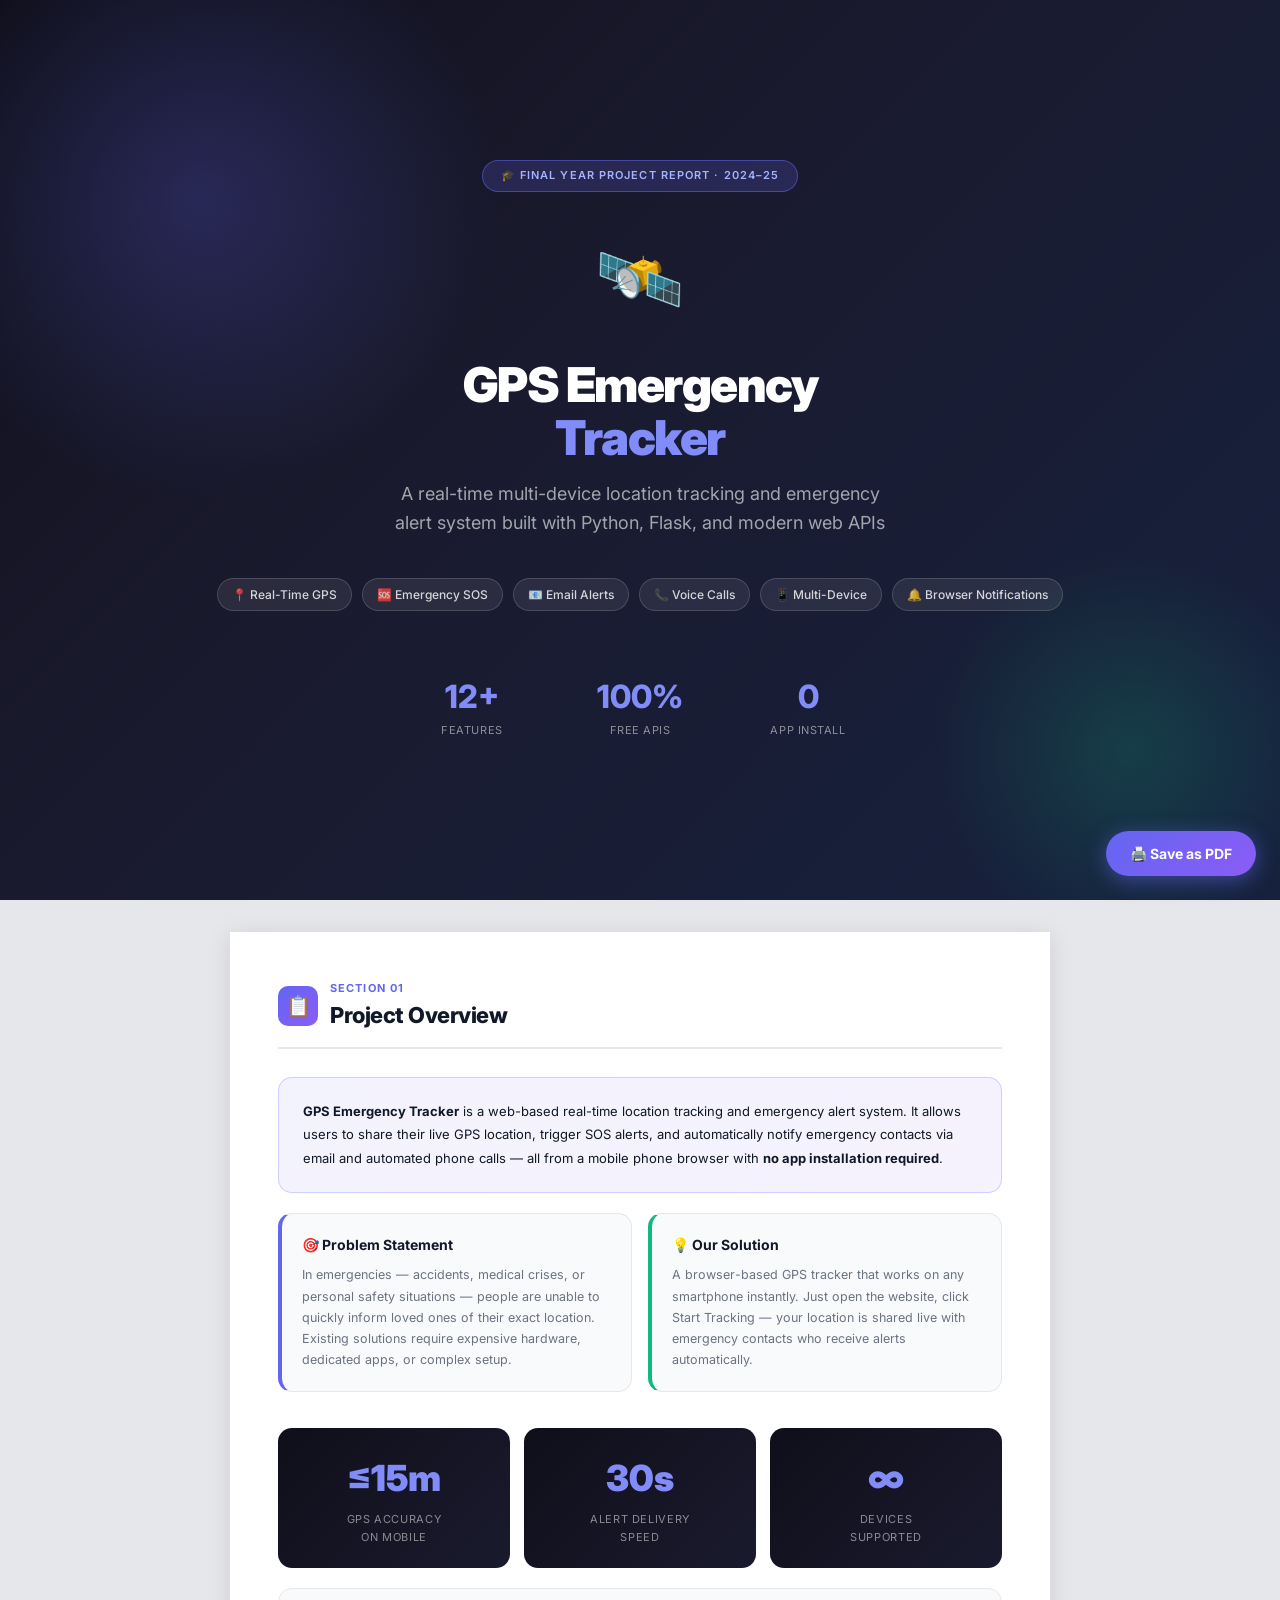
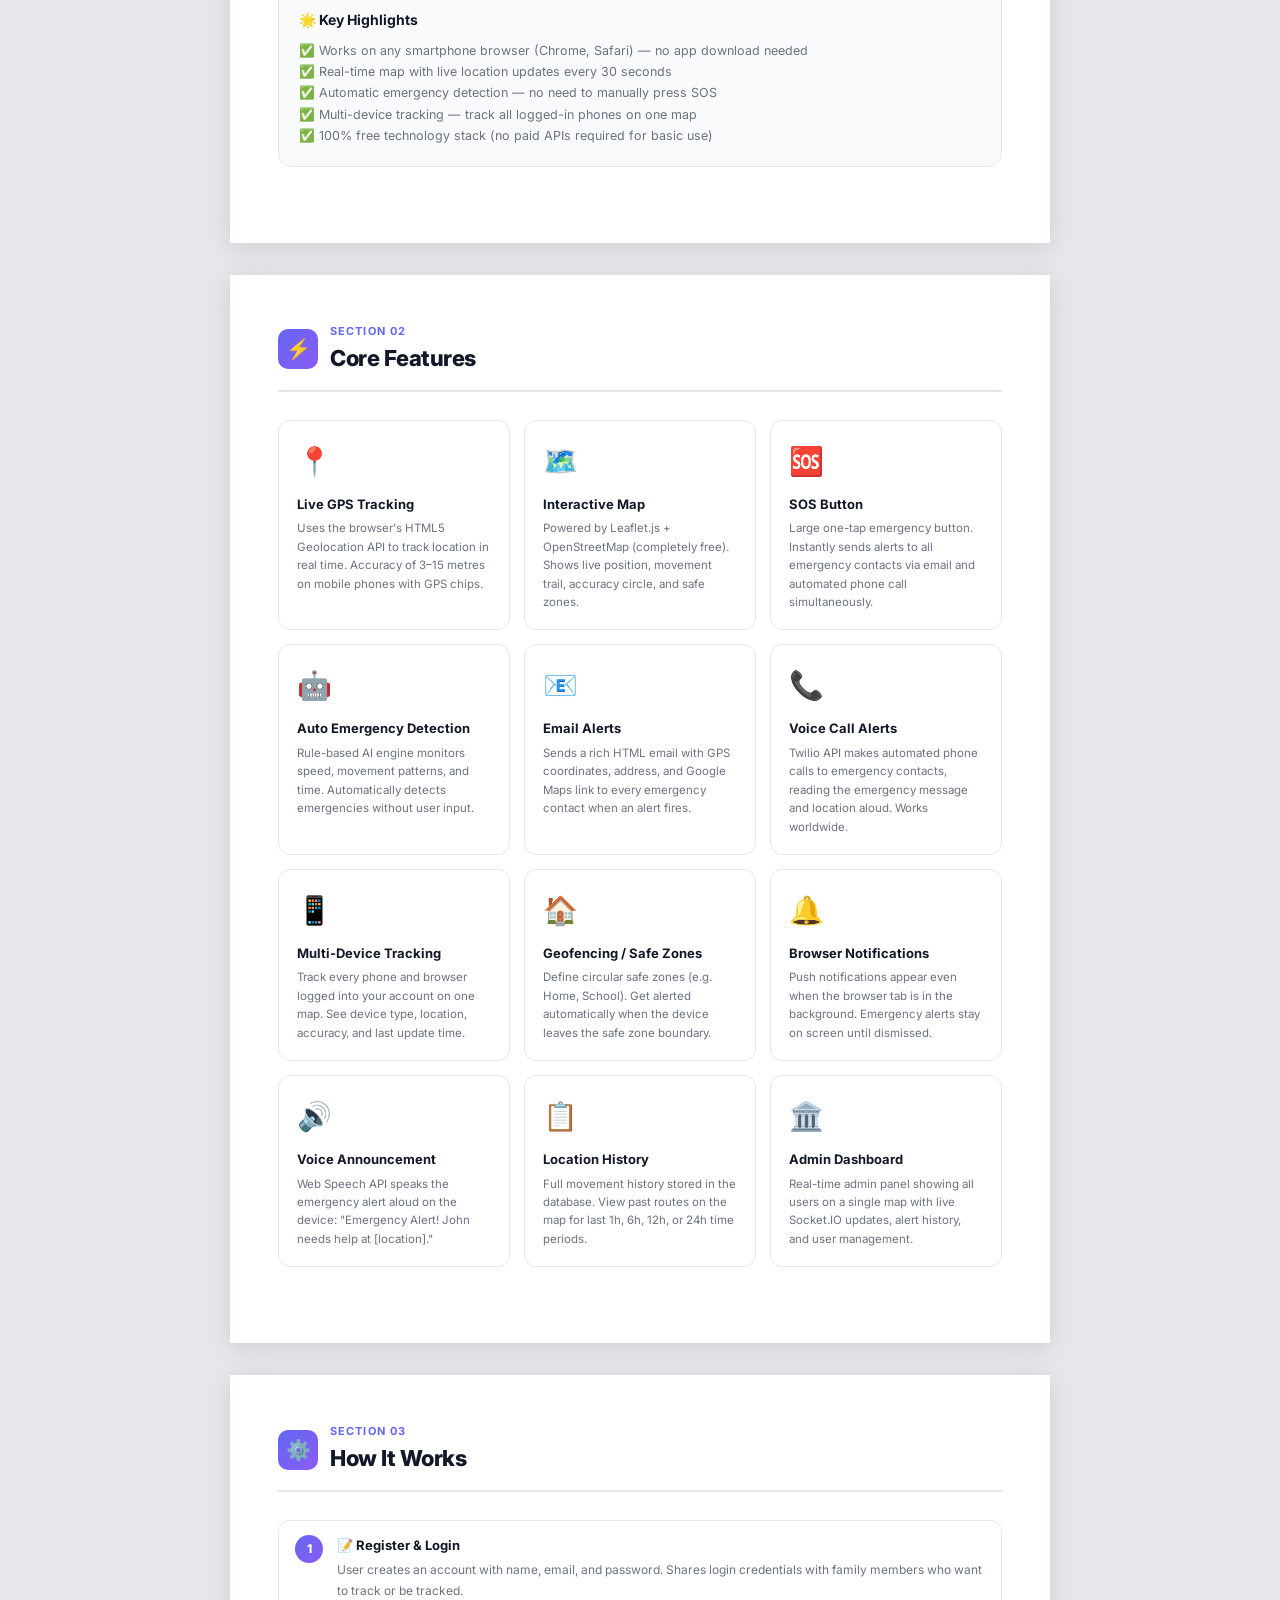
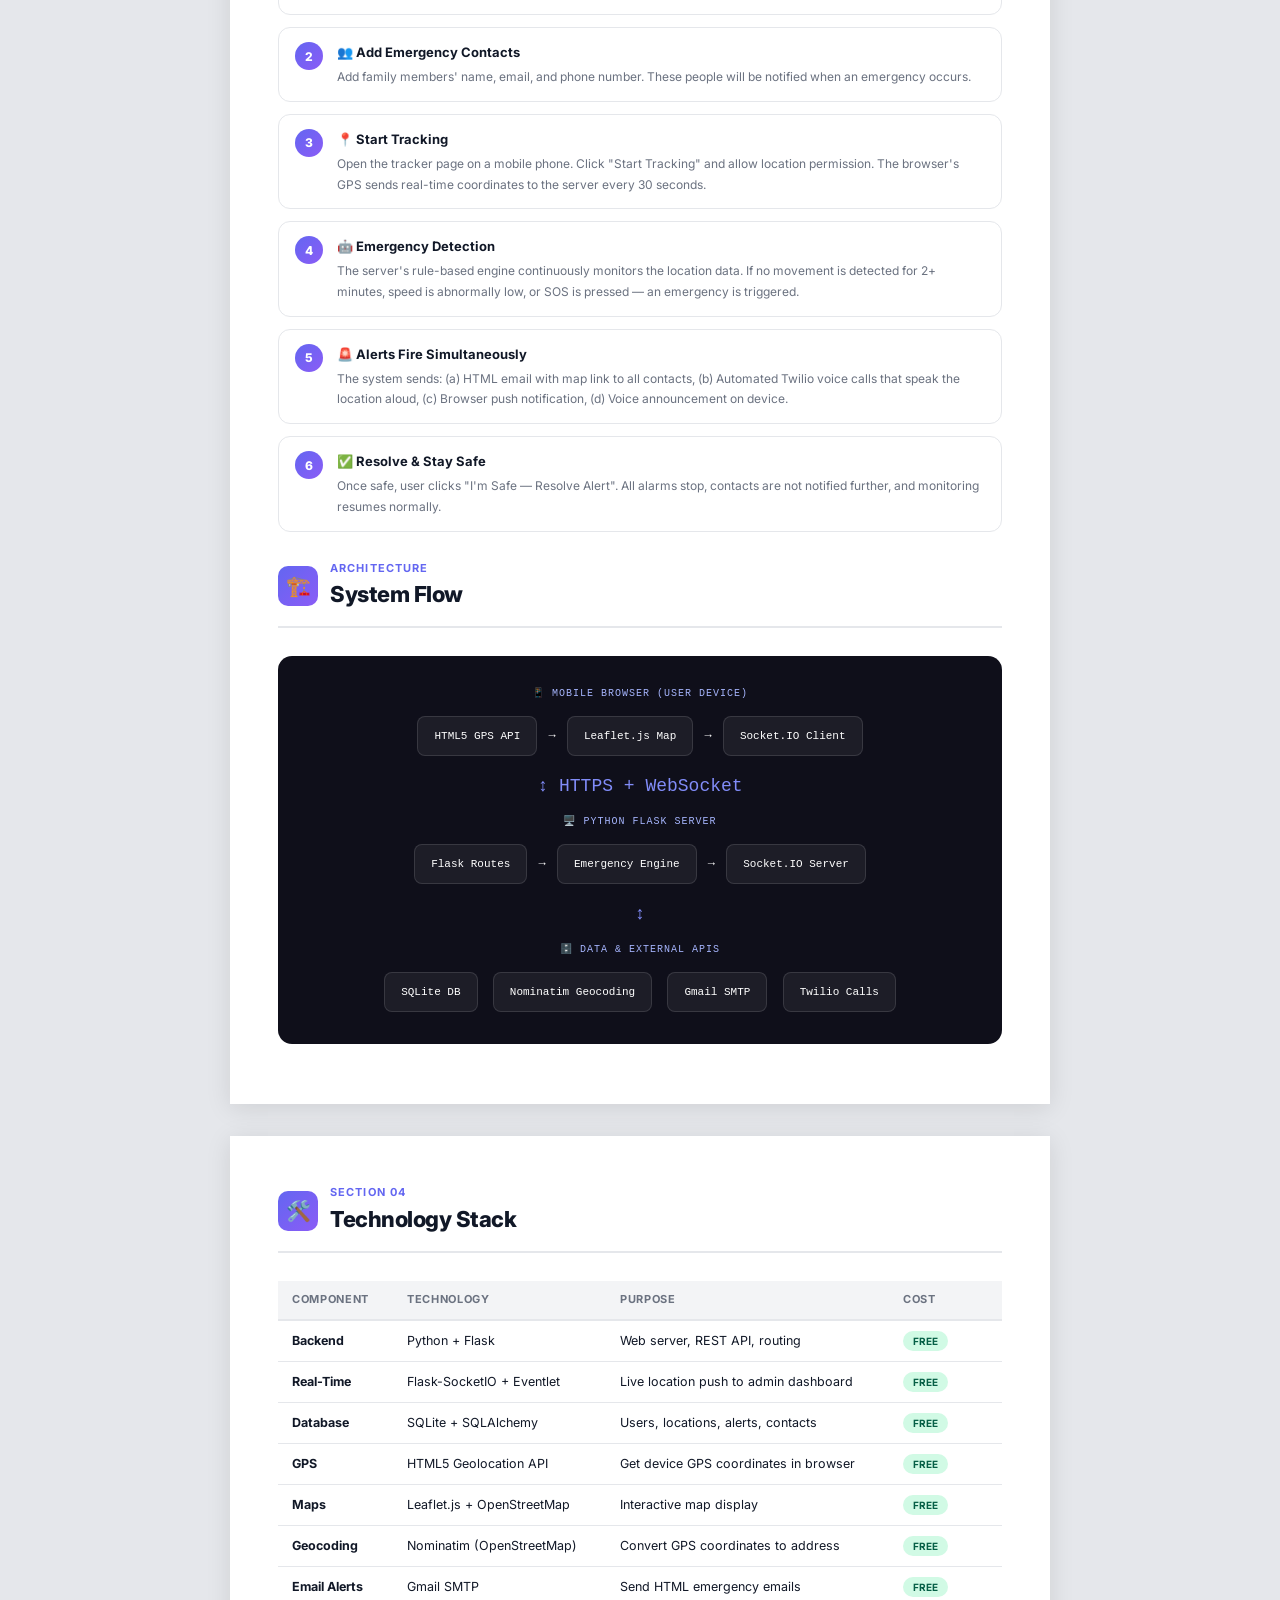
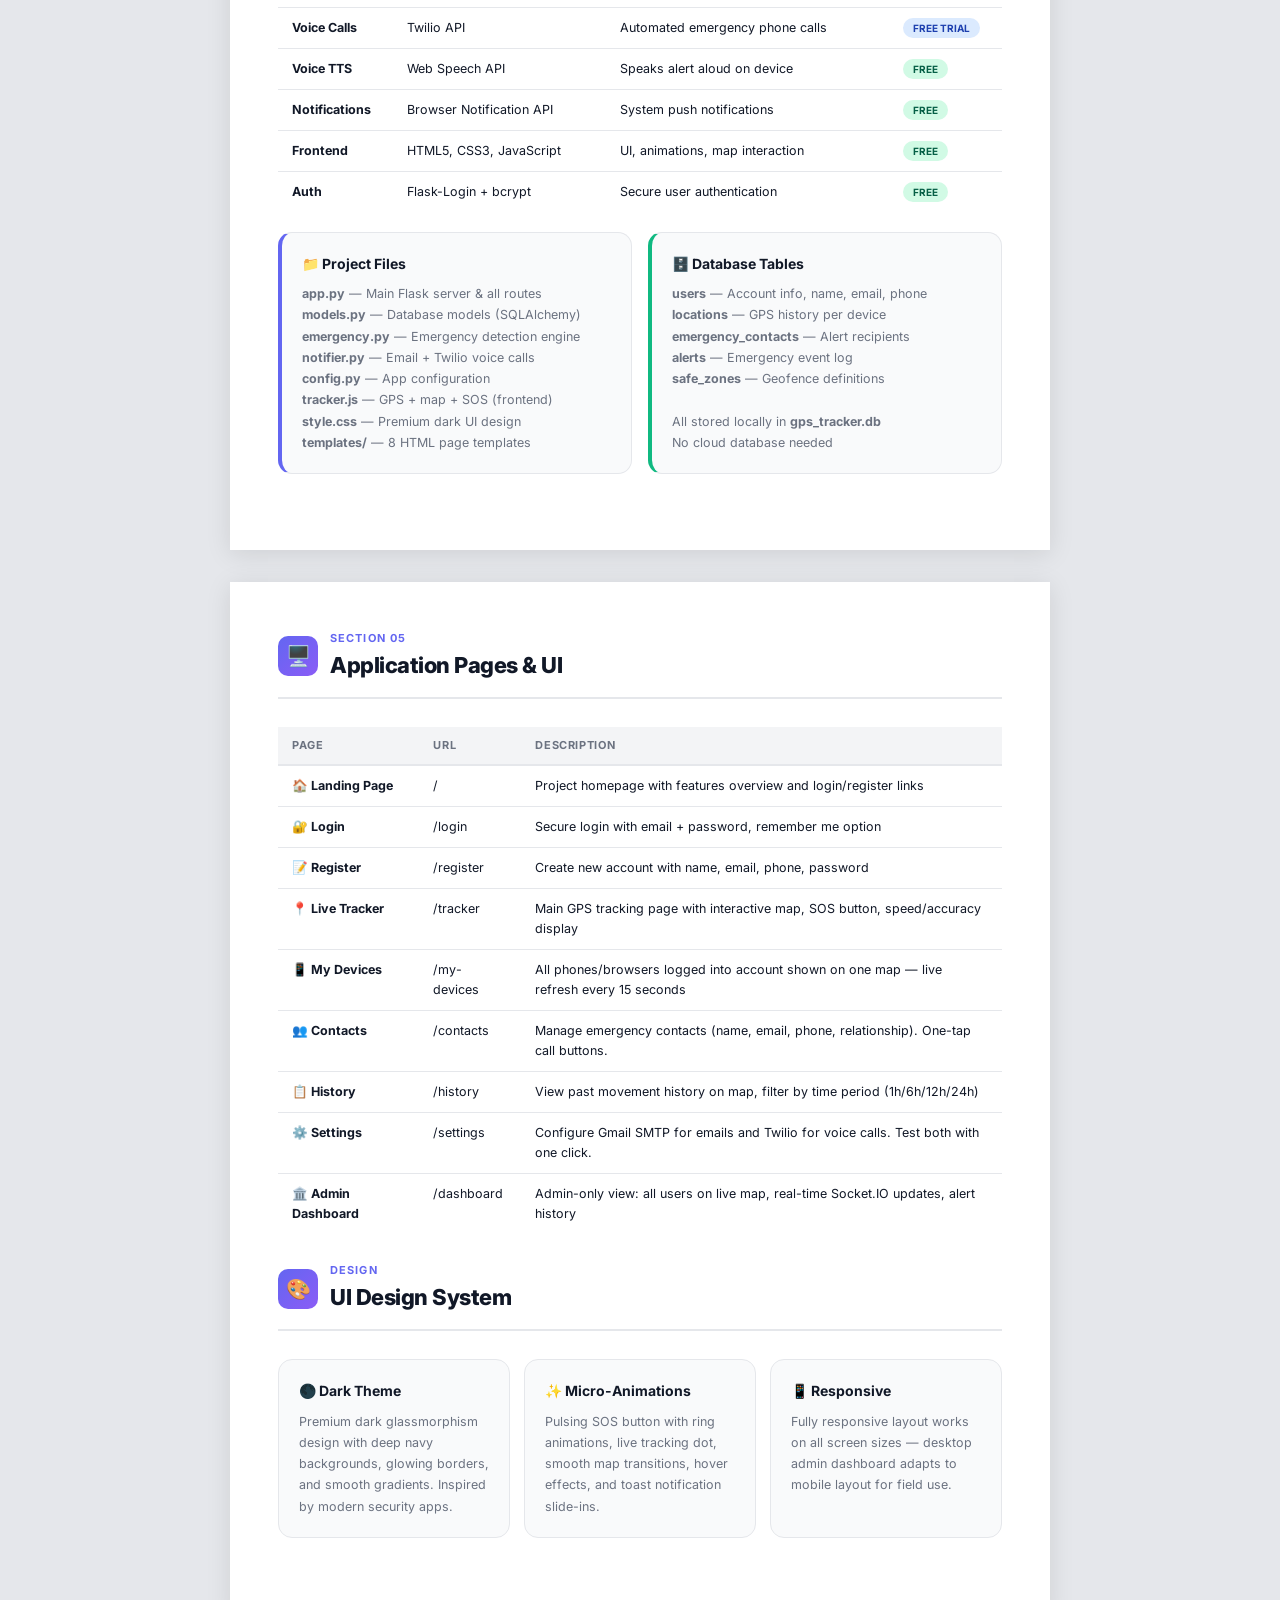
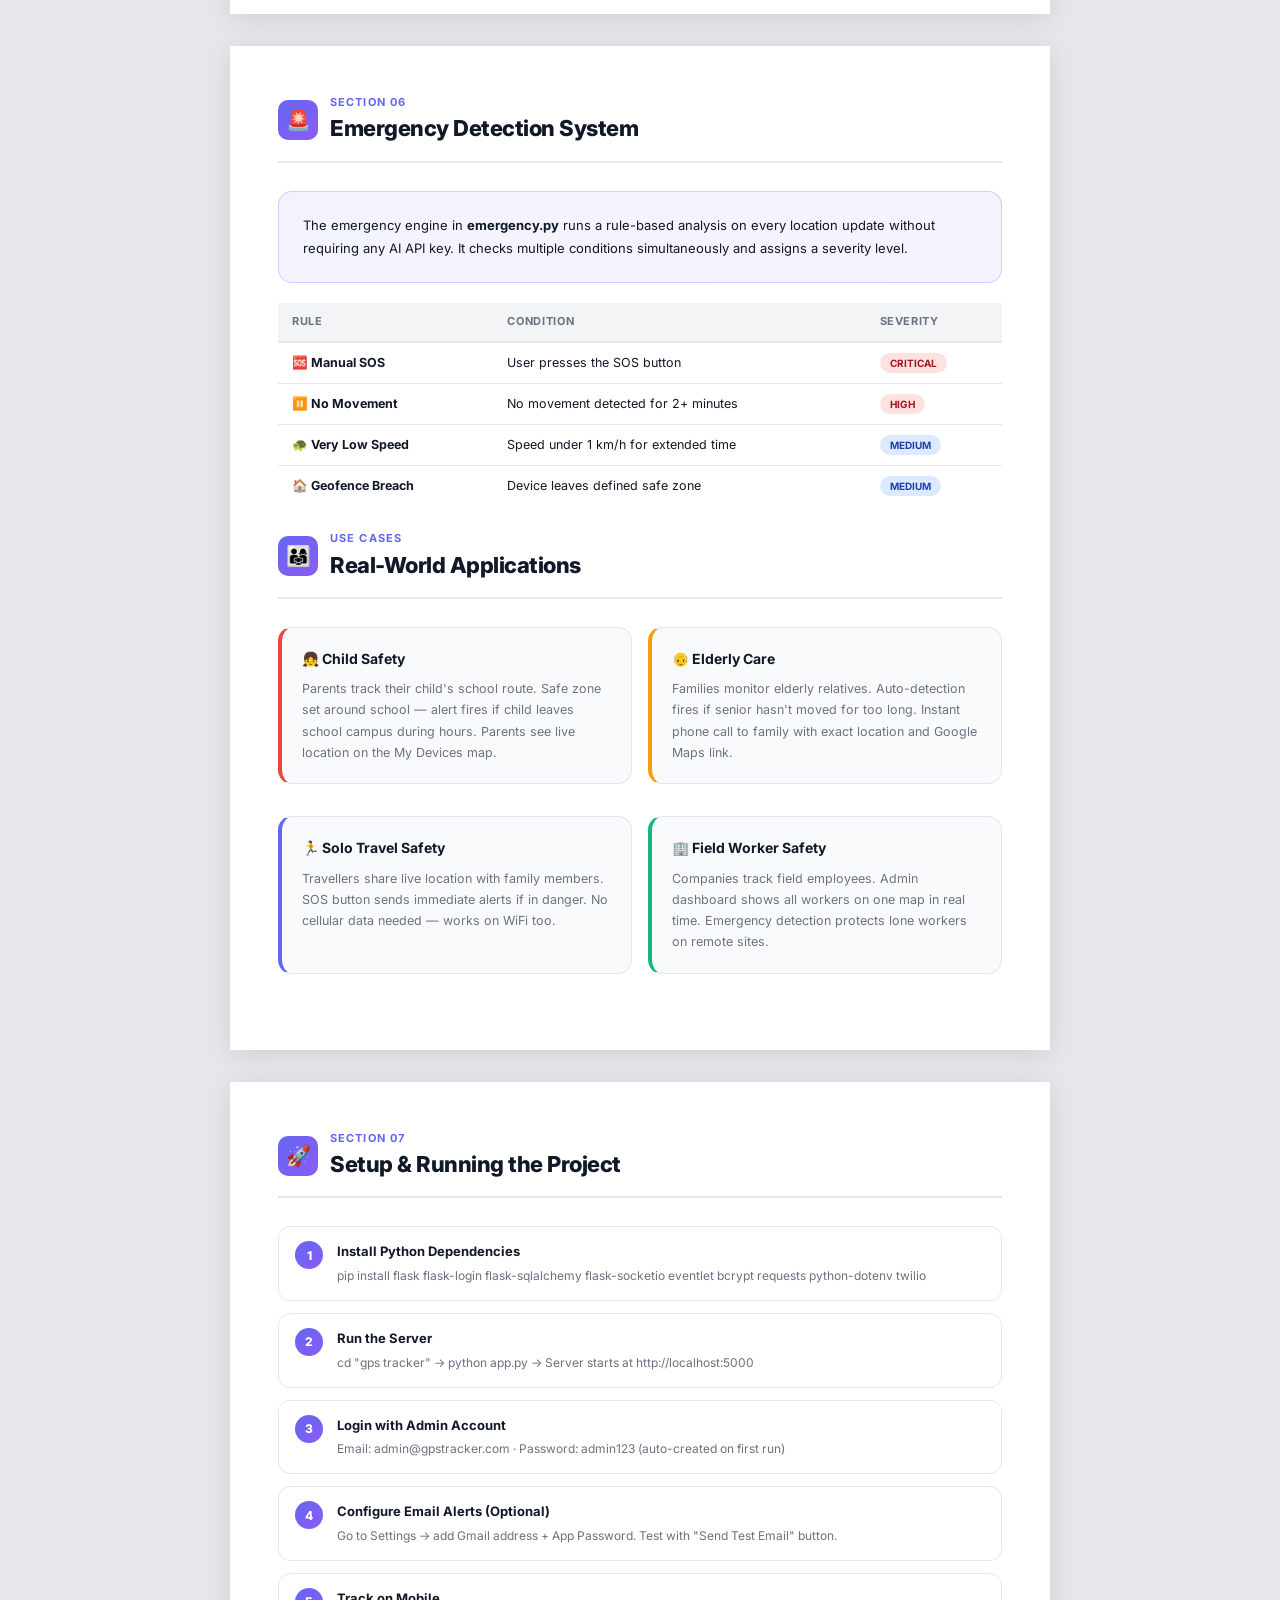
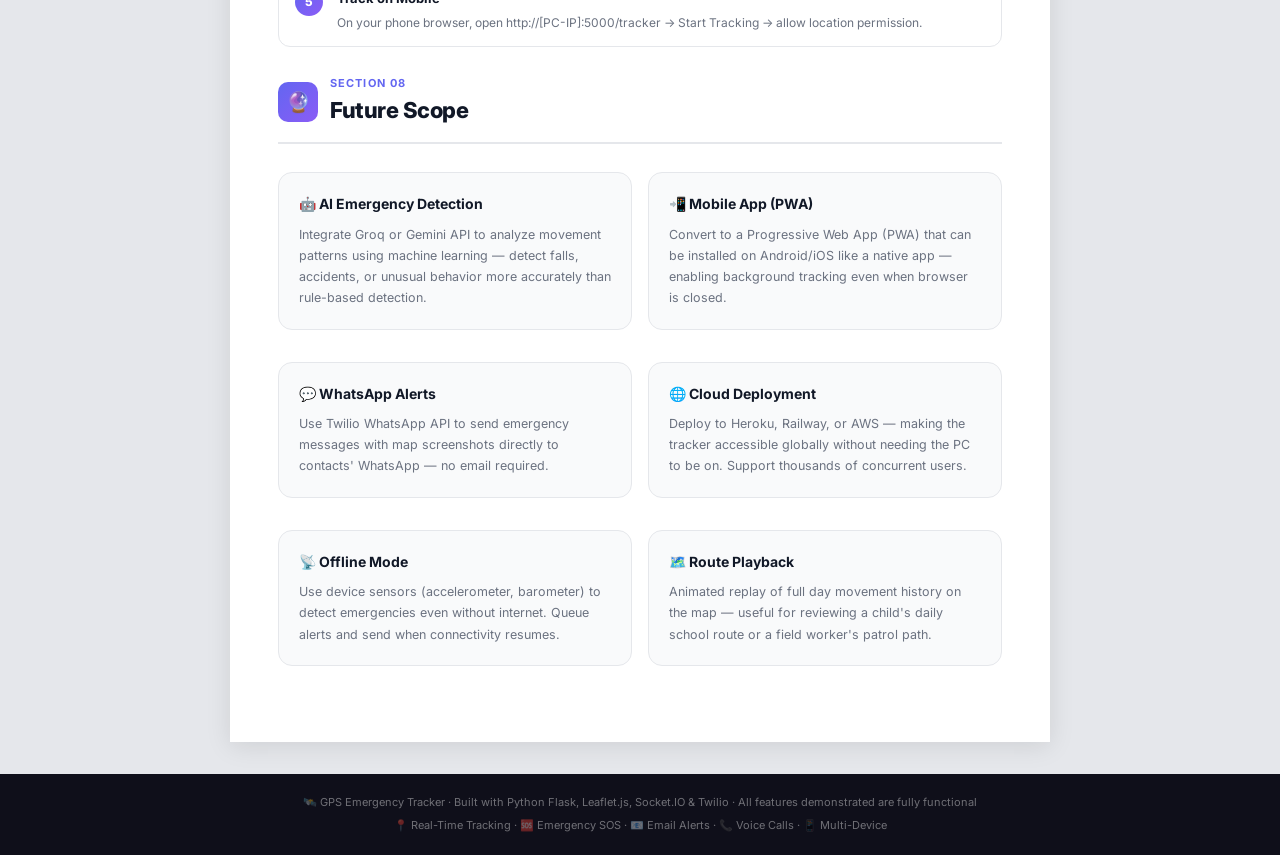
<file: static/project_report.html>
<!DOCTYPE html>
<html lang="en">
<head>
  <meta charset="UTF-8"/>
  <meta name="viewport" content="width=device-width,initial-scale=1"/>
  <title>GPS Emergency Tracker — Project Report</title>
  <link href="https://fonts.googleapis.com/css2?family=Inter:wght@300;400;500;600;700;800;900&display=swap" rel="stylesheet"/>
  <style>
    :root {
      --accent:   #6366f1;
      --danger:   #ef4444;
      --success:  #10b981;
      --warning:  #f59e0b;
      --dark:     #0f0f1a;
      --card:     #ffffff;
      --border:   #e5e7eb;
      --text:     #111827;
      --muted:    #6b7280;
      --light:    #f9fafb;
    }

    * { margin: 0; padding: 0; box-sizing: border-box; }

    body {
      font-family: 'Inter', sans-serif;
      background: #fff;
      color: var(--text);
      font-size: 13px;
      line-height: 1.6;
    }

    /* ── Cover Page ── */
    .cover {
      width: 100%;
      min-height: 100vh;
      background: linear-gradient(135deg, #0f0f1a 0%, #1a1a2e 40%, #16213e 100%);
      display: flex;
      flex-direction: column;
      align-items: center;
      justify-content: center;
      text-align: center;
      padding: 60px 40px;
      page-break-after: always;
      position: relative;
      overflow: hidden;
    }
    .cover::before {
      content: '';
      position: absolute;
      width: 600px; height: 600px;
      background: radial-gradient(circle, rgba(99,102,241,0.25) 0%, transparent 70%);
      top: -100px; left: -100px;
    }
    .cover::after {
      content: '';
      position: absolute;
      width: 400px; height: 400px;
      background: radial-gradient(circle, rgba(16,185,129,0.2) 0%, transparent 70%);
      bottom: -50px; right: -50px;
    }
    .cover-badge {
      background: rgba(99,102,241,0.2);
      border: 1px solid rgba(99,102,241,0.5);
      color: #a5b4fc;
      padding: 6px 18px;
      border-radius: 100px;
      font-size: 11px;
      font-weight: 600;
      letter-spacing: .1em;
      text-transform: uppercase;
      margin-bottom: 28px;
      position: relative;
      z-index: 1;
    }
    .cover-icon {
      font-size: 72px;
      margin-bottom: 24px;
      position: relative;
      z-index: 1;
    }
    .cover h1 {
      font-size: 48px;
      font-weight: 900;
      color: #ffffff;
      letter-spacing: -1.5px;
      line-height: 1.1;
      margin-bottom: 16px;
      position: relative;
      z-index: 1;
    }
    .cover h1 span { color: #818cf8; }
    .cover-sub {
      font-size: 18px;
      color: rgba(255,255,255,0.6);
      max-width: 520px;
      margin: 0 auto 40px;
      position: relative;
      z-index: 1;
    }
    .cover-tags {
      display: flex;
      gap: 10px;
      flex-wrap: wrap;
      justify-content: center;
      margin-bottom: 60px;
      position: relative;
      z-index: 1;
    }
    .cover-tag {
      background: rgba(255,255,255,0.08);
      border: 1px solid rgba(255,255,255,0.15);
      color: rgba(255,255,255,0.8);
      padding: 6px 14px;
      border-radius: 100px;
      font-size: 12px;
      font-weight: 500;
    }
    .cover-meta {
      position: relative;
      z-index: 1;
      display: grid;
      grid-template-columns: repeat(3, 1fr);
      gap: 24px;
      max-width: 480px;
      width: 100%;
    }
    .cover-meta-item { text-align: center; }
    .cover-meta-item .num {
      font-size: 32px;
      font-weight: 800;
      color: #818cf8;
    }
    .cover-meta-item .label {
      font-size: 11px;
      color: rgba(255,255,255,0.5);
      text-transform: uppercase;
      letter-spacing: .05em;
    }

    /* ── Page Layout ── */
    .page {
      max-width: 820px;
      margin: 0 auto;
      padding: 48px 48px 60px;
      page-break-after: always;
    }
    .page:last-child { page-break-after: avoid; }

    /* ── Section Headers ── */
    .section-header {
      display: flex;
      align-items: center;
      gap: 12px;
      margin-bottom: 28px;
      padding-bottom: 14px;
      border-bottom: 2px solid var(--border);
    }
    .section-icon {
      width: 40px; height: 40px;
      border-radius: 10px;
      background: linear-gradient(135deg, var(--accent), #8b5cf6);
      display: flex;
      align-items: center;
      justify-content: center;
      font-size: 20px;
      flex-shrink: 0;
    }
    .section-title {
      font-size: 22px;
      font-weight: 800;
      color: var(--text);
      letter-spacing: -.5px;
    }
    .section-num {
      font-size: 11px;
      color: var(--accent);
      font-weight: 700;
      text-transform: uppercase;
      letter-spacing: .1em;
    }

    /* ── Cards ── */
    .card {
      background: var(--light);
      border: 1px solid var(--border);
      border-radius: 14px;
      padding: 20px;
      margin-bottom: 16px;
    }
    .card-accent {
      border-left: 4px solid var(--accent);
    }
    .card-success { border-left: 4px solid var(--success); }
    .card-danger  { border-left: 4px solid var(--danger);  }
    .card-warning { border-left: 4px solid var(--warning); }

    .card h3 {
      font-size: 14px;
      font-weight: 700;
      margin-bottom: 8px;
      color: var(--text);
    }
    .card p {
      font-size: 12.5px;
      color: var(--muted);
      line-height: 1.7;
    }

    /* ── Grid ── */
    .grid-2 { display: grid; grid-template-columns: 1fr 1fr; gap: 16px; }
    .grid-3 { display: grid; grid-template-columns: 1fr 1fr 1fr; gap: 14px; }

    /* ── Feature Box ── */
    .feature-box {
      background: #fff;
      border: 1px solid var(--border);
      border-radius: 12px;
      padding: 18px;
      break-inside: avoid;
    }
    .feature-icon { font-size: 28px; margin-bottom: 10px; }
    .feature-title { font-size: 13px; font-weight: 700; margin-bottom: 5px; }
    .feature-desc  { font-size: 11.5px; color: var(--muted); line-height: 1.6; }

    /* ── Tech Table ── */
    table {
      width: 100%;
      border-collapse: collapse;
      margin-bottom: 20px;
      font-size: 12.5px;
    }
    th {
      background: #f3f4f6;
      padding: 10px 14px;
      text-align: left;
      font-weight: 700;
      font-size: 11px;
      text-transform: uppercase;
      letter-spacing: .06em;
      color: var(--muted);
      border-bottom: 2px solid var(--border);
    }
    td {
      padding: 10px 14px;
      border-bottom: 1px solid var(--border);
      vertical-align: top;
    }
    tr:last-child td { border-bottom: none; }
    tr:hover td { background: #f9fafb; }
    .badge {
      display: inline-block;
      padding: 2px 10px;
      border-radius: 100px;
      font-size: 10px;
      font-weight: 700;
      text-transform: uppercase;
    }
    .badge-green  { background: #d1fae5; color: #065f46; }
    .badge-blue   { background: #dbeafe; color: #1e40af; }
    .badge-purple { background: #ede9fe; color: #5b21b6; }
    .badge-red    { background: #fee2e2; color: #991b1b; }

    /* ── Steps ── */
    .steps { display: flex; flex-direction: column; gap: 12px; }
    .step  {
      display: flex;
      gap: 14px;
      align-items: flex-start;
      padding: 14px 16px;
      background: #fff;
      border: 1px solid var(--border);
      border-radius: 12px;
      break-inside: avoid;
    }
    .step-num {
      width: 28px; height: 28px;
      border-radius: 50%;
      background: linear-gradient(135deg, var(--accent), #8b5cf6);
      color: #fff;
      font-weight: 800;
      font-size: 12px;
      display: flex;
      align-items: center;
      justify-content: center;
      flex-shrink: 0;
    }
    .step-body { flex: 1; }
    .step-body strong { font-size: 13px; display: block; margin-bottom: 3px; }
    .step-body span   { font-size: 12px; color: var(--muted); }

    /* ── Stat boxes ── */
    .stat-box {
      background: linear-gradient(135deg, #0f0f1a, #1a1a2e);
      color: #fff;
      border-radius: 14px;
      padding: 22px;
      text-align: center;
    }
    .stat-num   { font-size: 36px; font-weight: 900; color: #818cf8; }
    .stat-label { font-size: 11px; color: rgba(255,255,255,0.5); text-transform: uppercase; letter-spacing:.06em; margin-top: 4px; }

    /* ── Highlight block ── */
    .highlight {
      background: linear-gradient(135deg, rgba(99,102,241,0.08), rgba(139,92,246,0.08));
      border: 1px solid rgba(99,102,241,0.25);
      border-radius: 14px;
      padding: 22px 24px;
      margin-bottom: 20px;
    }
    .highlight p { color: var(--text); line-height: 1.8; }

    /* ── Architecture diagram ── */
    .arch {
      background: #0f0f1a;
      border-radius: 14px;
      padding: 28px;
      color: #fff;
      font-family: monospace;
      font-size: 12px;
      line-height: 2;
      text-align: center;
    }
    .arch .layer {
      background: rgba(255,255,255,0.06);
      border: 1px solid rgba(255,255,255,0.12);
      border-radius: 8px;
      padding: 8px 16px;
      display: inline-block;
      margin: 4px;
      font-size: 11px;
    }
    .arch .arrow { color: #818cf8; }
    .arch .layer-title { color: #a5b4fc; font-size: 10px; letter-spacing:.1em; margin-bottom: 8px; text-transform: uppercase; }

    /* ── Footer ── */
    .footer {
      background: #0f0f1a;
      color: rgba(255,255,255,0.4);
      text-align: center;
      padding: 20px;
      font-size: 11px;
      page-break-before: avoid;
    }

    /* ── Print ── */
    @media print {
      body { -webkit-print-color-adjust: exact; print-color-adjust: exact; }
      .page { page-break-after: always; }
      .cover { page-break-after: always; min-height: 100vh; }
      .no-break { break-inside: avoid; }
    }

    @media screen {
      body { background: #e5e7eb; }
      .cover { margin-bottom: 0; }
      .page { margin: 32px auto; box-shadow: 0 4px 24px rgba(0,0,0,0.1); background: #fff; }
    }
  </style>
</head>
<body>

<!-- ══════════════════════════════════════════════════════════════════════ -->
<!-- COVER PAGE -->
<!-- ══════════════════════════════════════════════════════════════════════ -->
<div class="cover">
  <div class="cover-badge">🎓 Final Year Project Report · 2024–25</div>
  <div class="cover-icon">🛰️</div>
  <h1>GPS Emergency<br><span>Tracker</span></h1>
  <p class="cover-sub">A real-time multi-device location tracking and emergency alert system built with Python, Flask, and modern web APIs</p>
  <div class="cover-tags">
    <span class="cover-tag">📍 Real-Time GPS</span>
    <span class="cover-tag">🆘 Emergency SOS</span>
    <span class="cover-tag">📧 Email Alerts</span>
    <span class="cover-tag">📞 Voice Calls</span>
    <span class="cover-tag">📱 Multi-Device</span>
    <span class="cover-tag">🔔 Browser Notifications</span>
  </div>
  <div class="cover-meta">
    <div class="cover-meta-item">
      <div class="num">12+</div>
      <div class="label">Features</div>
    </div>
    <div class="cover-meta-item">
      <div class="num">100%</div>
      <div class="label">Free APIs</div>
    </div>
    <div class="cover-meta-item">
      <div class="num">0</div>
      <div class="label">App Install</div>
    </div>
  </div>
</div>

<!-- ══════════════════════════════════════════════════════════════════════ -->
<!-- PAGE 1 — PROJECT OVERVIEW -->
<!-- ══════════════════════════════════════════════════════════════════════ -->
<div class="page">
  <div class="section-header">
    <div class="section-icon">📋</div>
    <div>
      <div class="section-num">Section 01</div>
      <div class="section-title">Project Overview</div>
    </div>
  </div>

  <div class="highlight">
    <p><strong>GPS Emergency Tracker</strong> is a web-based real-time location tracking and emergency alert system. It allows users to share their live GPS location, trigger SOS alerts, and automatically notify emergency contacts via email and automated phone calls — all from a mobile phone browser with <strong>no app installation required</strong>.</p>
  </div>

  <div class="grid-2" style="margin-bottom:20px">
    <div class="card card-accent">
      <h3>🎯 Problem Statement</h3>
      <p>In emergencies — accidents, medical crises, or personal safety situations — people are unable to quickly inform loved ones of their exact location. Existing solutions require expensive hardware, dedicated apps, or complex setup.</p>
    </div>
    <div class="card card-success">
      <h3>💡 Our Solution</h3>
      <p>A browser-based GPS tracker that works on any smartphone instantly. Just open the website, click Start Tracking — your location is shared live with emergency contacts who receive alerts automatically.</p>
    </div>
  </div>

  <div class="grid-3" style="margin-bottom:20px">
    <div class="stat-box">
      <div class="stat-num">≤15m</div>
      <div class="stat-label">GPS Accuracy<br>on Mobile</div>
    </div>
    <div class="stat-box">
      <div class="stat-num">30s</div>
      <div class="stat-label">Alert delivery<br>speed</div>
    </div>
    <div class="stat-box">
      <div class="stat-num">∞</div>
      <div class="stat-label">Devices<br>supported</div>
    </div>
  </div>

  <div class="card">
    <h3>🌟 Key Highlights</h3>
    <p>
      ✅ Works on any smartphone browser (Chrome, Safari) — no app download needed<br>
      ✅ Real-time map with live location updates every 30 seconds<br>
      ✅ Automatic emergency detection — no need to manually press SOS<br>
      ✅ Multi-device tracking — track all logged-in phones on one map<br>
      ✅ 100% free technology stack (no paid APIs required for basic use)
    </p>
  </div>
</div>

<!-- ══════════════════════════════════════════════════════════════════════ -->
<!-- PAGE 2 — CORE FEATURES -->
<!-- ══════════════════════════════════════════════════════════════════════ -->
<div class="page">
  <div class="section-header">
    <div class="section-icon">⚡</div>
    <div>
      <div class="section-num">Section 02</div>
      <div class="section-title">Core Features</div>
    </div>
  </div>

  <div class="grid-3" style="margin-bottom:16px">
    <div class="feature-box">
      <div class="feature-icon">📍</div>
      <div class="feature-title">Live GPS Tracking</div>
      <div class="feature-desc">Uses the browser's HTML5 Geolocation API to track location in real time. Accuracy of 3–15 metres on mobile phones with GPS chips.</div>
    </div>
    <div class="feature-box">
      <div class="feature-icon">🗺️</div>
      <div class="feature-title">Interactive Map</div>
      <div class="feature-desc">Powered by Leaflet.js + OpenStreetMap (completely free). Shows live position, movement trail, accuracy circle, and safe zones.</div>
    </div>
    <div class="feature-box">
      <div class="feature-icon">🆘</div>
      <div class="feature-title">SOS Button</div>
      <div class="feature-desc">Large one-tap emergency button. Instantly sends alerts to all emergency contacts via email and automated phone call simultaneously.</div>
    </div>
    <div class="feature-box">
      <div class="feature-icon">🤖</div>
      <div class="feature-title">Auto Emergency Detection</div>
      <div class="feature-desc">Rule-based AI engine monitors speed, movement patterns, and time. Automatically detects emergencies without user input.</div>
    </div>
    <div class="feature-box">
      <div class="feature-icon">📧</div>
      <div class="feature-title">Email Alerts</div>
      <div class="feature-desc">Sends a rich HTML email with GPS coordinates, address, and Google Maps link to every emergency contact when an alert fires.</div>
    </div>
    <div class="feature-box">
      <div class="feature-icon">📞</div>
      <div class="feature-title">Voice Call Alerts</div>
      <div class="feature-desc">Twilio API makes automated phone calls to emergency contacts, reading the emergency message and location aloud. Works worldwide.</div>
    </div>
    <div class="feature-box">
      <div class="feature-icon">📱</div>
      <div class="feature-title">Multi-Device Tracking</div>
      <div class="feature-desc">Track every phone and browser logged into your account on one map. See device type, location, accuracy, and last update time.</div>
    </div>
    <div class="feature-box">
      <div class="feature-icon">🏠</div>
      <div class="feature-title">Geofencing / Safe Zones</div>
      <div class="feature-desc">Define circular safe zones (e.g. Home, School). Get alerted automatically when the device leaves the safe zone boundary.</div>
    </div>
    <div class="feature-box">
      <div class="feature-icon">🔔</div>
      <div class="feature-title">Browser Notifications</div>
      <div class="feature-desc">Push notifications appear even when the browser tab is in the background. Emergency alerts stay on screen until dismissed.</div>
    </div>
    <div class="feature-box">
      <div class="feature-icon">🔊</div>
      <div class="feature-title">Voice Announcement</div>
      <div class="feature-desc">Web Speech API speaks the emergency alert aloud on the device: "Emergency Alert! John needs help at [location]."</div>
    </div>
    <div class="feature-box">
      <div class="feature-icon">📋</div>
      <div class="feature-title">Location History</div>
      <div class="feature-desc">Full movement history stored in the database. View past routes on the map for last 1h, 6h, 12h, or 24h time periods.</div>
    </div>
    <div class="feature-box">
      <div class="feature-icon">🏛️</div>
      <div class="feature-title">Admin Dashboard</div>
      <div class="feature-desc">Real-time admin panel showing all users on a single map with live Socket.IO updates, alert history, and user management.</div>
    </div>
  </div>
</div>

<!-- ══════════════════════════════════════════════════════════════════════ -->
<!-- PAGE 3 — HOW IT WORKS -->
<!-- ══════════════════════════════════════════════════════════════════════ -->
<div class="page">
  <div class="section-header">
    <div class="section-icon">⚙️</div>
    <div>
      <div class="section-num">Section 03</div>
      <div class="section-title">How It Works</div>
    </div>
  </div>

  <div class="steps" style="margin-bottom:28px">
    <div class="step">
      <div class="step-num">1</div>
      <div class="step-body">
        <strong>📝 Register & Login</strong>
        <span>User creates an account with name, email, and password. Shares login credentials with family members who want to track or be tracked.</span>
      </div>
    </div>
    <div class="step">
      <div class="step-num">2</div>
      <div class="step-body">
        <strong>👥 Add Emergency Contacts</strong>
        <span>Add family members' name, email, and phone number. These people will be notified when an emergency occurs.</span>
      </div>
    </div>
    <div class="step">
      <div class="step-num">3</div>
      <div class="step-body">
        <strong>📍 Start Tracking</strong>
        <span>Open the tracker page on a mobile phone. Click "Start Tracking" and allow location permission. The browser's GPS sends real-time coordinates to the server every 30 seconds.</span>
      </div>
    </div>
    <div class="step">
      <div class="step-num">4</div>
      <div class="step-body">
        <strong>🤖 Emergency Detection</strong>
        <span>The server's rule-based engine continuously monitors the location data. If no movement is detected for 2+ minutes, speed is abnormally low, or SOS is pressed — an emergency is triggered.</span>
      </div>
    </div>
    <div class="step">
      <div class="step-num">5</div>
      <div class="step-body">
        <strong>🚨 Alerts Fire Simultaneously</strong>
        <span>The system sends: (a) HTML email with map link to all contacts, (b) Automated Twilio voice calls that speak the location aloud, (c) Browser push notification, (d) Voice announcement on device.</span>
      </div>
    </div>
    <div class="step">
      <div class="step-num">6</div>
      <div class="step-body">
        <strong>✅ Resolve & Stay Safe</strong>
        <span>Once safe, user clicks "I'm Safe — Resolve Alert". All alarms stop, contacts are not notified further, and monitoring resumes normally.</span>
      </div>
    </div>
  </div>

  <!-- Architecture -->
  <div class="section-header">
    <div class="section-icon">🏗️</div>
    <div>
      <div class="section-num">Architecture</div>
      <div class="section-title">System Flow</div>
    </div>
  </div>

  <div class="arch">
    <div class="layer-title">📱 Mobile Browser (User Device)</div>
    <div><span class="layer">HTML5 GPS API</span> → <span class="layer">Leaflet.js Map</span> → <span class="layer">Socket.IO Client</span></div>
    <div class="arrow" style="font-size:18px;margin:8px 0">↕ HTTPS + WebSocket</div>
    <div class="layer-title">🖥️ Python Flask Server</div>
    <div><span class="layer">Flask Routes</span> → <span class="layer">Emergency Engine</span> → <span class="layer">Socket.IO Server</span></div>
    <div class="arrow" style="font-size:18px;margin:8px 0">↕</div>
    <div class="layer-title">🗄️ Data &amp; External APIs</div>
    <div><span class="layer">SQLite DB</span> <span class="layer">Nominatim Geocoding</span> <span class="layer">Gmail SMTP</span> <span class="layer">Twilio Calls</span></div>
  </div>
</div>

<!-- ══════════════════════════════════════════════════════════════════════ -->
<!-- PAGE 4 — TECHNOLOGY STACK -->
<!-- ══════════════════════════════════════════════════════════════════════ -->
<div class="page">
  <div class="section-header">
    <div class="section-icon">🛠️</div>
    <div>
      <div class="section-num">Section 04</div>
      <div class="section-title">Technology Stack</div>
    </div>
  </div>

  <table>
    <thead>
      <tr>
        <th>Component</th>
        <th>Technology</th>
        <th>Purpose</th>
        <th>Cost</th>
      </tr>
    </thead>
    <tbody>
      <tr>
        <td><strong>Backend</strong></td>
        <td>Python + Flask</td>
        <td>Web server, REST API, routing</td>
        <td><span class="badge badge-green">Free</span></td>
      </tr>
      <tr>
        <td><strong>Real-Time</strong></td>
        <td>Flask-SocketIO + Eventlet</td>
        <td>Live location push to admin dashboard</td>
        <td><span class="badge badge-green">Free</span></td>
      </tr>
      <tr>
        <td><strong>Database</strong></td>
        <td>SQLite + SQLAlchemy</td>
        <td>Users, locations, alerts, contacts</td>
        <td><span class="badge badge-green">Free</span></td>
      </tr>
      <tr>
        <td><strong>GPS</strong></td>
        <td>HTML5 Geolocation API</td>
        <td>Get device GPS coordinates in browser</td>
        <td><span class="badge badge-green">Free</span></td>
      </tr>
      <tr>
        <td><strong>Maps</strong></td>
        <td>Leaflet.js + OpenStreetMap</td>
        <td>Interactive map display</td>
        <td><span class="badge badge-green">Free</span></td>
      </tr>
      <tr>
        <td><strong>Geocoding</strong></td>
        <td>Nominatim (OpenStreetMap)</td>
        <td>Convert GPS coordinates to address</td>
        <td><span class="badge badge-green">Free</span></td>
      </tr>
      <tr>
        <td><strong>Email Alerts</strong></td>
        <td>Gmail SMTP</td>
        <td>Send HTML emergency emails</td>
        <td><span class="badge badge-green">Free</span></td>
      </tr>
      <tr>
        <td><strong>Voice Calls</strong></td>
        <td>Twilio API</td>
        <td>Automated emergency phone calls</td>
        <td><span class="badge badge-blue">Free Trial</span></td>
      </tr>
      <tr>
        <td><strong>Voice TTS</strong></td>
        <td>Web Speech API</td>
        <td>Speaks alert aloud on device</td>
        <td><span class="badge badge-green">Free</span></td>
      </tr>
      <tr>
        <td><strong>Notifications</strong></td>
        <td>Browser Notification API</td>
        <td>System push notifications</td>
        <td><span class="badge badge-green">Free</span></td>
      </tr>
      <tr>
        <td><strong>Frontend</strong></td>
        <td>HTML5, CSS3, JavaScript</td>
        <td>UI, animations, map interaction</td>
        <td><span class="badge badge-green">Free</span></td>
      </tr>
      <tr>
        <td><strong>Auth</strong></td>
        <td>Flask-Login + bcrypt</td>
        <td>Secure user authentication</td>
        <td><span class="badge badge-green">Free</span></td>
      </tr>
    </tbody>
  </table>

  <div class="grid-2">
    <div class="card card-accent">
      <h3>📁 Project Files</h3>
      <p>
        <strong>app.py</strong> — Main Flask server &amp; all routes<br>
        <strong>models.py</strong> — Database models (SQLAlchemy)<br>
        <strong>emergency.py</strong> — Emergency detection engine<br>
        <strong>notifier.py</strong> — Email + Twilio voice calls<br>
        <strong>config.py</strong> — App configuration<br>
        <strong>tracker.js</strong> — GPS + map + SOS (frontend)<br>
        <strong>style.css</strong> — Premium dark UI design<br>
        <strong>templates/</strong> — 8 HTML page templates
      </p>
    </div>
    <div class="card card-success">
      <h3>🗄️ Database Tables</h3>
      <p>
        <strong>users</strong> — Account info, name, email, phone<br>
        <strong>locations</strong> — GPS history per device<br>
        <strong>emergency_contacts</strong> — Alert recipients<br>
        <strong>alerts</strong> — Emergency event log<br>
        <strong>safe_zones</strong> — Geofence definitions<br><br>
        All stored locally in <strong>gps_tracker.db</strong><br>
        No cloud database needed
      </p>
    </div>
  </div>
</div>

<!-- ══════════════════════════════════════════════════════════════════════ -->
<!-- PAGE 5 — PAGES & UI -->
<!-- ══════════════════════════════════════════════════════════════════════ -->
<div class="page">
  <div class="section-header">
    <div class="section-icon">🖥️</div>
    <div>
      <div class="section-num">Section 05</div>
      <div class="section-title">Application Pages &amp; UI</div>
    </div>
  </div>

  <table>
    <thead>
      <tr>
        <th>Page</th>
        <th>URL</th>
        <th>Description</th>
      </tr>
    </thead>
    <tbody>
      <tr>
        <td><strong>🏠 Landing Page</strong></td>
        <td>/</td>
        <td>Project homepage with features overview and login/register links</td>
      </tr>
      <tr>
        <td><strong>🔐 Login</strong></td>
        <td>/login</td>
        <td>Secure login with email + password, remember me option</td>
      </tr>
      <tr>
        <td><strong>📝 Register</strong></td>
        <td>/register</td>
        <td>Create new account with name, email, phone, password</td>
      </tr>
      <tr>
        <td><strong>📍 Live Tracker</strong></td>
        <td>/tracker</td>
        <td>Main GPS tracking page with interactive map, SOS button, speed/accuracy display</td>
      </tr>
      <tr>
        <td><strong>📱 My Devices</strong></td>
        <td>/my-devices</td>
        <td>All phones/browsers logged into account shown on one map — live refresh every 15 seconds</td>
      </tr>
      <tr>
        <td><strong>👥 Contacts</strong></td>
        <td>/contacts</td>
        <td>Manage emergency contacts (name, email, phone, relationship). One-tap call buttons.</td>
      </tr>
      <tr>
        <td><strong>📋 History</strong></td>
        <td>/history</td>
        <td>View past movement history on map, filter by time period (1h/6h/12h/24h)</td>
      </tr>
      <tr>
        <td><strong>⚙️ Settings</strong></td>
        <td>/settings</td>
        <td>Configure Gmail SMTP for emails and Twilio for voice calls. Test both with one click.</td>
      </tr>
      <tr>
        <td><strong>🏛️ Admin Dashboard</strong></td>
        <td>/dashboard</td>
        <td>Admin-only view: all users on live map, real-time Socket.IO updates, alert history</td>
      </tr>
    </tbody>
  </table>

  <div class="section-header" style="margin-top:28px">
    <div class="section-icon">🎨</div>
    <div>
      <div class="section-num">Design</div>
      <div class="section-title">UI Design System</div>
    </div>
  </div>

  <div class="grid-3">
    <div class="card">
      <h3>🌑 Dark Theme</h3>
      <p>Premium dark glassmorphism design with deep navy backgrounds, glowing borders, and smooth gradients. Inspired by modern security apps.</p>
    </div>
    <div class="card">
      <h3>✨ Micro-Animations</h3>
      <p>Pulsing SOS button with ring animations, live tracking dot, smooth map transitions, hover effects, and toast notification slide-ins.</p>
    </div>
    <div class="card">
      <h3>📱 Responsive</h3>
      <p>Fully responsive layout works on all screen sizes — desktop admin dashboard adapts to mobile layout for field use.</p>
    </div>
  </div>
</div>

<!-- ══════════════════════════════════════════════════════════════════════ -->
<!-- PAGE 6 — EMERGENCY SYSTEM & USE CASES -->
<!-- ══════════════════════════════════════════════════════════════════════ -->
<div class="page">
  <div class="section-header">
    <div class="section-icon">🚨</div>
    <div>
      <div class="section-num">Section 06</div>
      <div class="section-title">Emergency Detection System</div>
    </div>
  </div>

  <div class="highlight">
    <p>The emergency engine in <strong>emergency.py</strong> runs a rule-based analysis on every location update without requiring any AI API key. It checks multiple conditions simultaneously and assigns a severity level.</p>
  </div>

  <table style="margin-bottom:24px">
    <thead>
      <tr><th>Rule</th><th>Condition</th><th>Severity</th></tr>
    </thead>
    <tbody>
      <tr>
        <td><strong>🆘 Manual SOS</strong></td>
        <td>User presses the SOS button</td>
        <td><span class="badge badge-red">CRITICAL</span></td>
      </tr>
      <tr>
        <td><strong>⏸️ No Movement</strong></td>
        <td>No movement detected for 2+ minutes</td>
        <td><span class="badge badge-red">HIGH</span></td>
      </tr>
      <tr>
        <td><strong>🐢 Very Low Speed</strong></td>
        <td>Speed under 1 km/h for extended time</td>
        <td><span class="badge badge-blue">MEDIUM</span></td>
      </tr>
      <tr>
        <td><strong>🏠 Geofence Breach</strong></td>
        <td>Device leaves defined safe zone</td>
        <td><span class="badge badge-blue">MEDIUM</span></td>
      </tr>
    </tbody>
  </table>

  <div class="section-header">
    <div class="section-icon">👨‍👩‍👧</div>
    <div>
      <div class="section-num">Use Cases</div>
      <div class="section-title">Real-World Applications</div>
    </div>
  </div>

  <div class="grid-2">
    <div class="card card-danger">
      <h3>👧 Child Safety</h3>
      <p>Parents track their child's school route. Safe zone set around school — alert fires if child leaves school campus during hours. Parents see live location on the My Devices map.</p>
    </div>
    <div class="card card-warning">
      <h3>👴 Elderly Care</h3>
      <p>Families monitor elderly relatives. Auto-detection fires if senior hasn't moved for too long. Instant phone call to family with exact location and Google Maps link.</p>
    </div>
    <div class="card card-accent">
      <h3>🏃 Solo Travel Safety</h3>
      <p>Travellers share live location with family members. SOS button sends immediate alerts if in danger. No cellular data needed — works on WiFi too.</p>
    </div>
    <div class="card card-success">
      <h3>🏢 Field Worker Safety</h3>
      <p>Companies track field employees. Admin dashboard shows all workers on one map in real time. Emergency detection protects lone workers on remote sites.</p>
    </div>
  </div>
</div>

<!-- ══════════════════════════════════════════════════════════════════════ -->
<!-- PAGE 7 — SETUP & FUTURE SCOPE -->
<!-- ══════════════════════════════════════════════════════════════════════ -->
<div class="page">
  <div class="section-header">
    <div class="section-icon">🚀</div>
    <div>
      <div class="section-num">Section 07</div>
      <div class="section-title">Setup &amp; Running the Project</div>
    </div>
  </div>

  <div class="steps" style="margin-bottom:28px">
    <div class="step">
      <div class="step-num">1</div>
      <div class="step-body">
        <strong>Install Python Dependencies</strong>
        <span>pip install flask flask-login flask-sqlalchemy flask-socketio eventlet bcrypt requests python-dotenv twilio</span>
      </div>
    </div>
    <div class="step">
      <div class="step-num">2</div>
      <div class="step-body">
        <strong>Run the Server</strong>
        <span>cd "gps tracker" → python app.py → Server starts at http://localhost:5000</span>
      </div>
    </div>
    <div class="step">
      <div class="step-num">3</div>
      <div class="step-body">
        <strong>Login with Admin Account</strong>
        <span>Email: admin@gpstracker.com · Password: admin123 (auto-created on first run)</span>
      </div>
    </div>
    <div class="step">
      <div class="step-num">4</div>
      <div class="step-body">
        <strong>Configure Email Alerts (Optional)</strong>
        <span>Go to Settings → add Gmail address + App Password. Test with "Send Test Email" button.</span>
      </div>
    </div>
    <div class="step">
      <div class="step-num">5</div>
      <div class="step-body">
        <strong>Track on Mobile</strong>
        <span>On your phone browser, open http://[PC-IP]:5000/tracker → Start Tracking → allow location permission.</span>
      </div>
    </div>
  </div>

  <div class="section-header">
    <div class="section-icon">🔮</div>
    <div>
      <div class="section-num">Section 08</div>
      <div class="section-title">Future Scope</div>
    </div>
  </div>

  <div class="grid-2">
    <div class="card">
      <h3>🤖 AI Emergency Detection</h3>
      <p>Integrate Groq or Gemini API to analyze movement patterns using machine learning — detect falls, accidents, or unusual behavior more accurately than rule-based detection.</p>
    </div>
    <div class="card">
      <h3>📲 Mobile App (PWA)</h3>
      <p>Convert to a Progressive Web App (PWA) that can be installed on Android/iOS like a native app — enabling background tracking even when browser is closed.</p>
    </div>
    <div class="card">
      <h3>💬 WhatsApp Alerts</h3>
      <p>Use Twilio WhatsApp API to send emergency messages with map screenshots directly to contacts' WhatsApp — no email required.</p>
    </div>
    <div class="card">
      <h3>🌐 Cloud Deployment</h3>
      <p>Deploy to Heroku, Railway, or AWS — making the tracker accessible globally without needing the PC to be on. Support thousands of concurrent users.</p>
    </div>
    <div class="card">
      <h3>📡 Offline Mode</h3>
      <p>Use device sensors (accelerometer, barometer) to detect emergencies even without internet. Queue alerts and send when connectivity resumes.</p>
    </div>
    <div class="card">
      <h3>🗺️ Route Playback</h3>
      <p>Animated replay of full day movement history on the map — useful for reviewing a child's daily school route or a field worker's patrol path.</p>
    </div>
  </div>
</div>

<!-- ══════════════════════════════════════════════════════════════════════ -->
<!-- FOOTER -->
<!-- ══════════════════════════════════════════════════════════════════════ -->
<div class="footer">
  <p>🛰️ GPS Emergency Tracker · Built with Python Flask, Leaflet.js, Socket.IO &amp; Twilio · All features demonstrated are fully functional</p>
  <p style="margin-top:6px">📍 Real-Time Tracking · 🆘 Emergency SOS · 📧 Email Alerts · 📞 Voice Calls · 📱 Multi-Device</p>
</div>

<!-- Print Button (screen only) -->
<div style="position:fixed;bottom:24px;right:24px;z-index:999" class="no-print">
  <button onclick="window.print()"
    style="background:linear-gradient(135deg,#6366f1,#8b5cf6);color:#fff;
           border:none;padding:14px 24px;border-radius:50px;font-size:14px;
           font-weight:700;cursor:pointer;box-shadow:0 4px 20px rgba(99,102,241,0.5);
           font-family:Inter,sans-serif">
    🖨️ Save as PDF
  </button>
</div>

<style>
@media print { .no-print { display: none !important; } }
</style>

</body>
</html>
</file>
